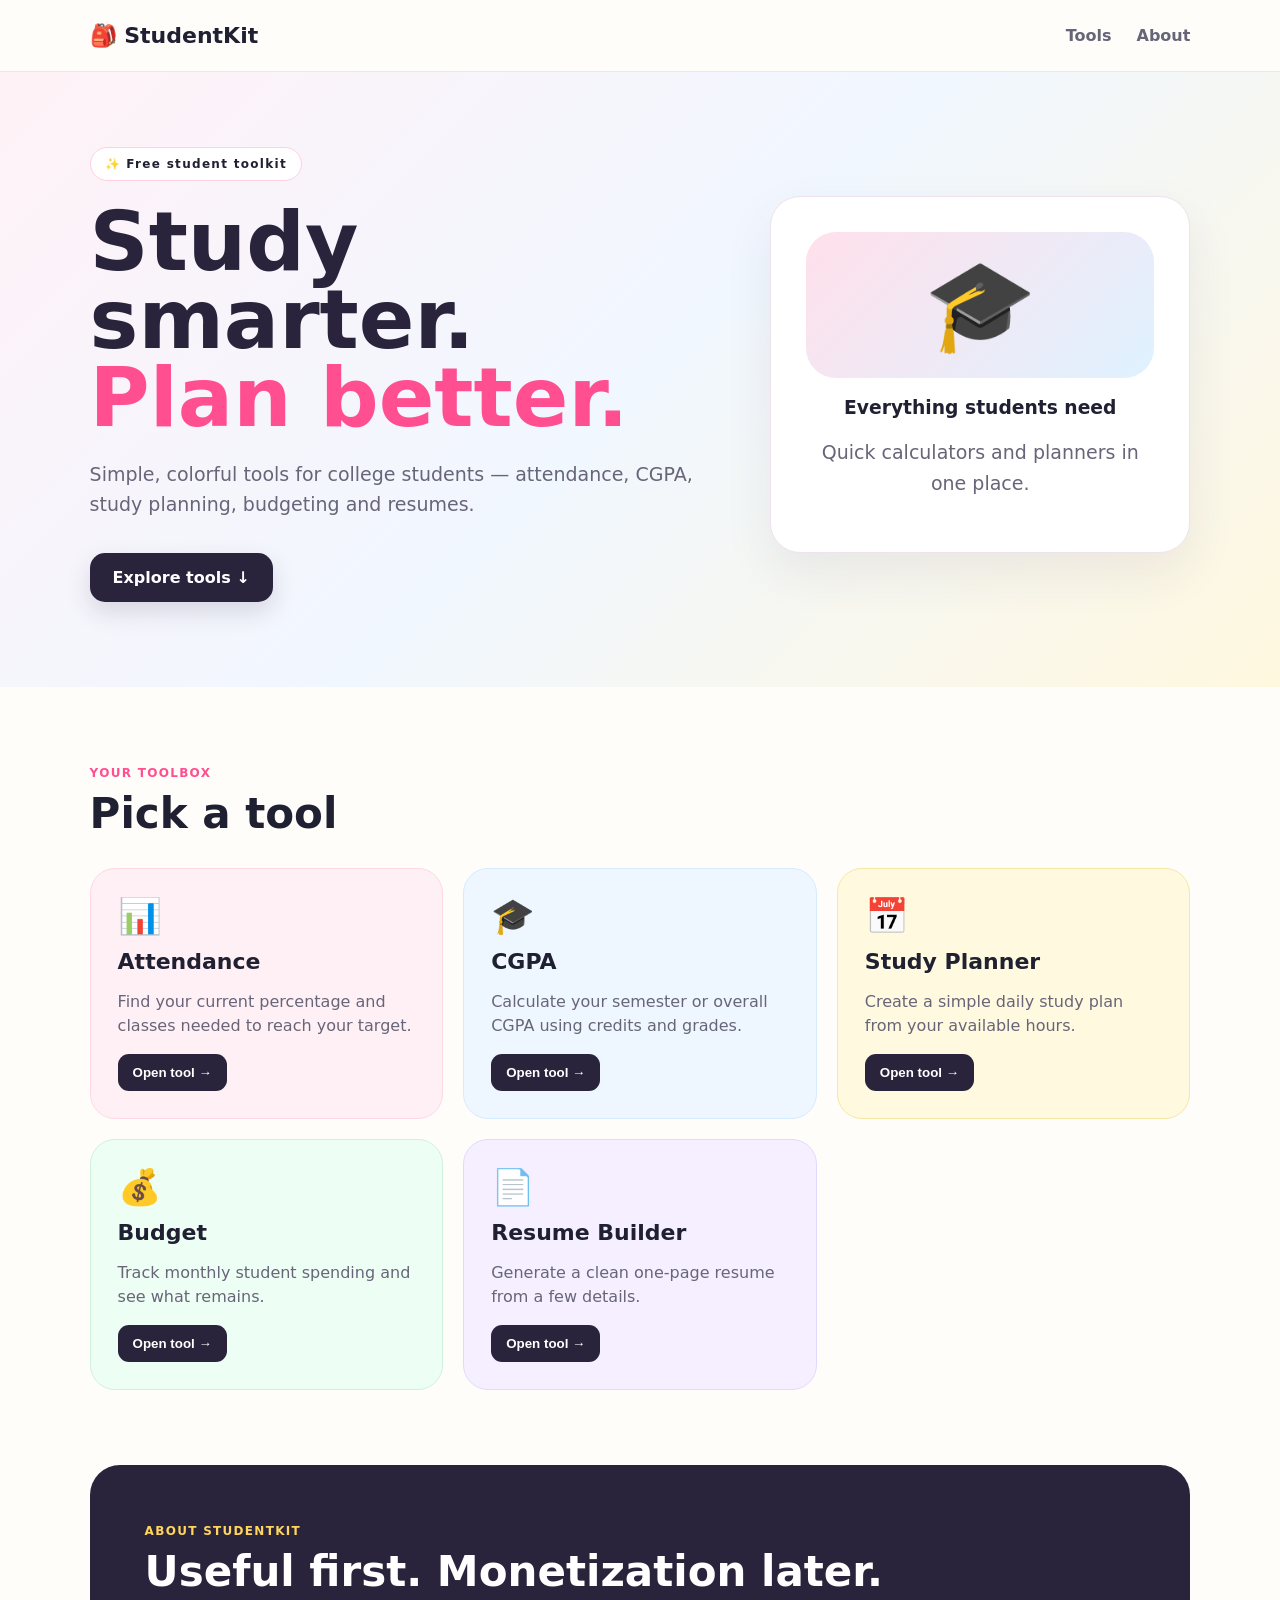
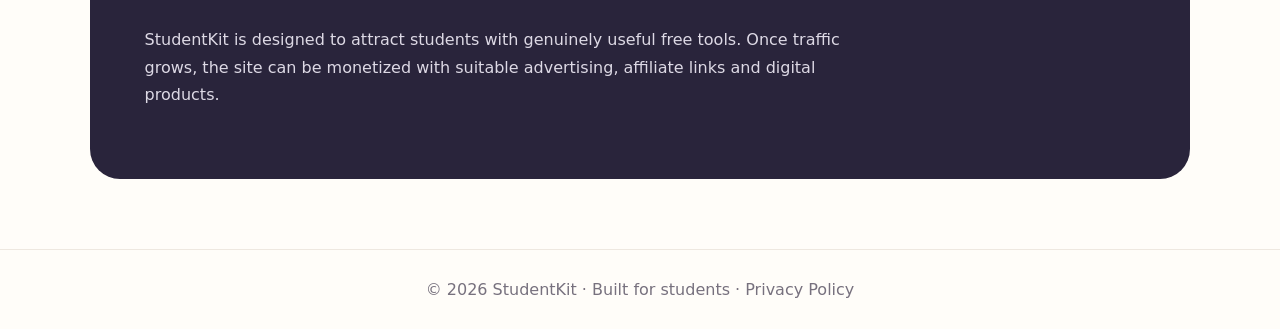
<file: index.html>
<!doctype html>
<html lang="en">
<head>
<meta charset="utf-8">
<meta name="google-adsense-account" content="ca-pub-121696814132484">
<meta name="viewport" content="width=device-width,initial-scale=1">
<meta name="description" content="StudentKit - free student tools for attendance, CGPA, budgeting, planning and resumes.">
<title>StudentKit — Smart Tools for Students</title>
<link rel="stylesheet" href="style.css">
<script async src="https://pagead2.googlesyndication.com/pagead/js/adsbygoogle.js?client=ca-pub-121696814132484" crossorigin="anonymous"></script>
</head>
<body>
<header class="nav">
  <a class="brand" href="#home">🎒 StudentKit</a>
  <nav><a href="#tools">Tools</a><a href="#about">About</a></nav>
</header>
<main>
<section class="hero" id="home">
  <div>
    <span class="pill">✨ Free student toolkit</span>
    <h1>Study smarter.<br><span>Plan better.</span></h1>
    <p>Simple, colorful tools for college students — attendance, CGPA, study planning, budgeting and resumes.</p>
    <a class="btn" href="#tools">Explore tools ↓</a>
  </div>
  <div class="hero-card">
    <div class="orb">🎓</div>
    <h3>Everything students need</h3>
    <p>Quick calculators and planners in one place.</p>
  </div>
</section>
<section id="tools" class="section">
  <div class="section-head"><div><span class="eyebrow">YOUR TOOLBOX</span><h2>Pick a tool</h2></div></div>
  <div class="grid">
    <article class="card pink"><div class="icon">📊</div><h3>Attendance</h3><p>Find your current percentage and classes needed to reach your target.</p><button onclick="openTool('attendance')">Open tool →</button></article>
    <article class="card blue"><div class="icon">🎓</div><h3>CGPA</h3><p>Calculate your semester or overall CGPA using credits and grades.</p><button onclick="openTool('cgpa')">Open tool →</button></article>
    <article class="card yellow"><div class="icon">📅</div><h3>Study Planner</h3><p>Create a simple daily study plan from your available hours.</p><button onclick="openTool('planner')">Open tool →</button></article>
    <article class="card green"><div class="icon">💰</div><h3>Budget</h3><p>Track monthly student spending and see what remains.</p><button onclick="openTool('budget')">Open tool →</button></article>
    <article class="card purple"><div class="icon">📄</div><h3>Resume Builder</h3><p>Generate a clean one-page resume from a few details.</p><button onclick="openTool('resume')">Open tool →</button></article>
  </div>
</section>
<section id="about" class="about">
  <span class="eyebrow">ABOUT STUDENTKIT</span>
  <h2>Useful first. Monetization later.</h2>
  <p>StudentKit is designed to attract students with genuinely useful free tools. Once traffic grows, the site can be monetized with suitable advertising, affiliate links and digital products.</p>
</section>
</main>
<div id="modal" class="modal hidden" onclick="closeIfBackdrop(event)">
  <div class="modal-box">
    <button class="close" onclick="closeTool()">×</button>
    <div id="toolContent"></div>
  </div>
</div>
<footer>© 2026 StudentKit · Built for students · <a href="privacy.html">Privacy Policy</a></footer>
<script src="script.js"></script>
</body>
</html>
</file>
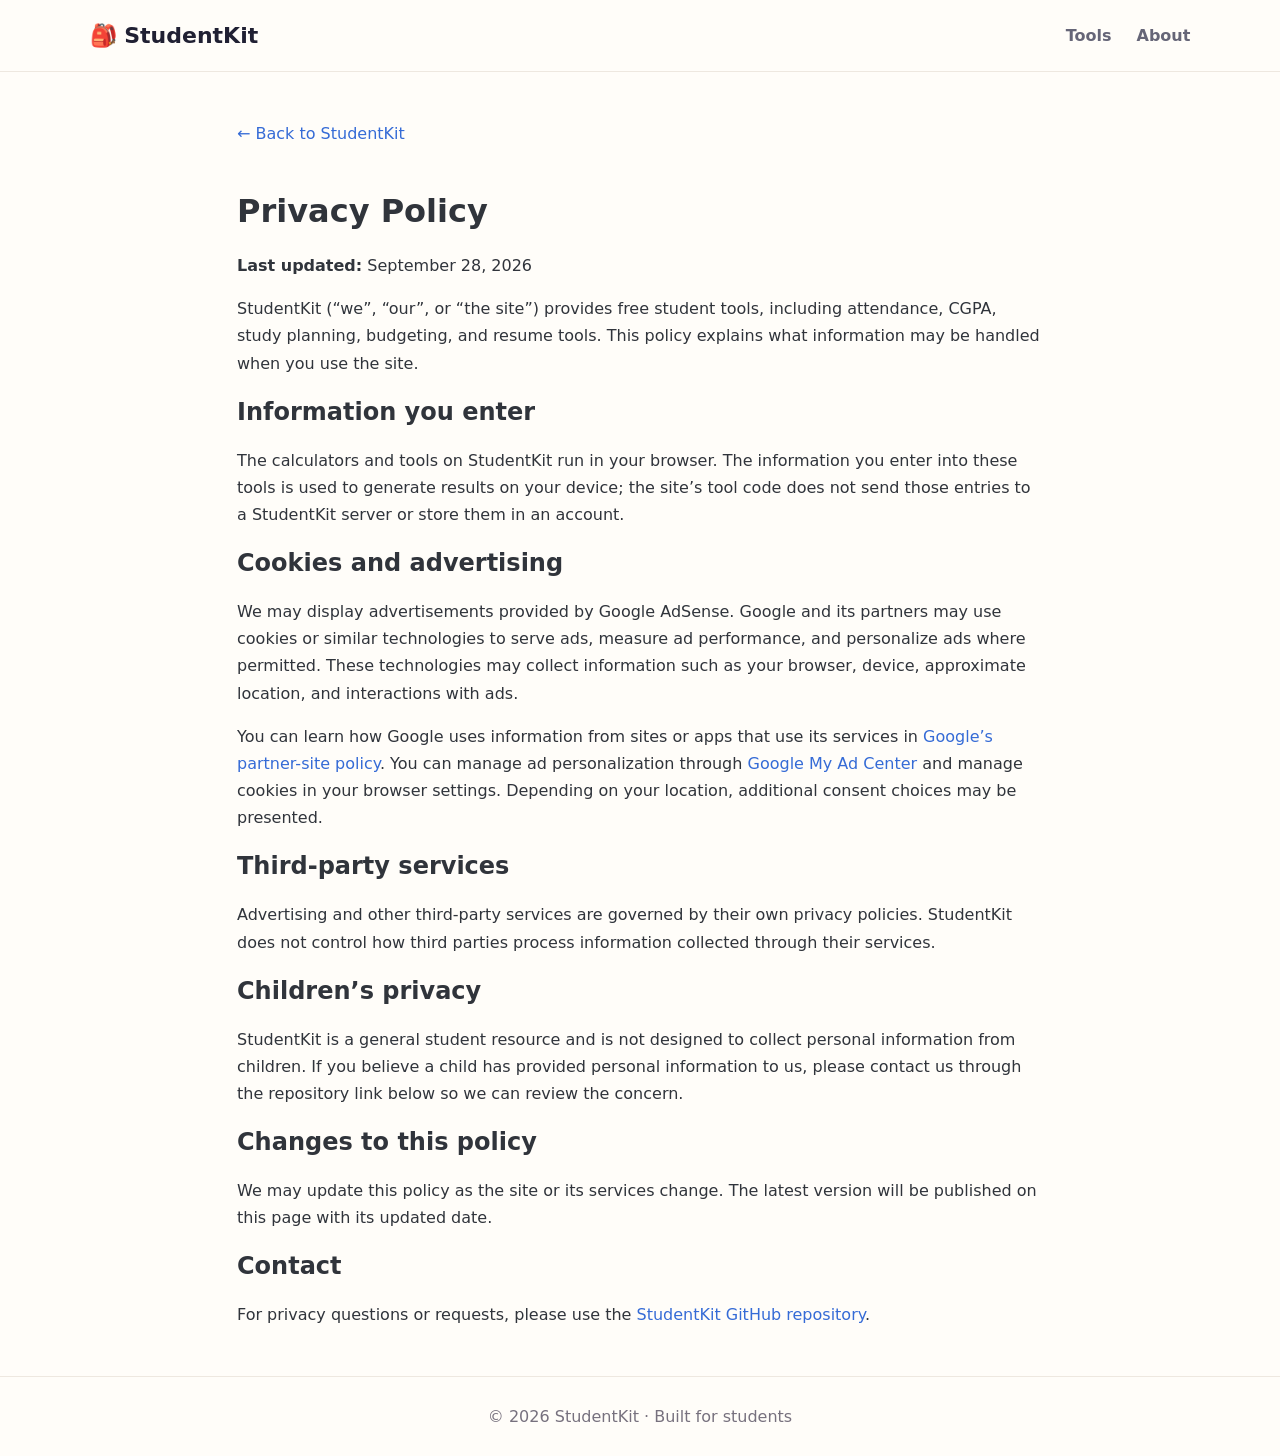
<file: privacy.html>
<!doctype html>
<html lang="en">
<head>
<meta charset="utf-8">
<meta name="viewport" content="width=device-width,initial-scale=1">
<meta name="description" content="Privacy Policy for StudentKit.">
<title>Privacy Policy — StudentKit</title>
<link rel="stylesheet" href="style.css">
<style>
.policy{max-width:850px;margin:48px auto;padding:0 22px;line-height:1.7;color:#30343b}
.policy h1,.policy h2{line-height:1.25}.policy a{color:#356bd6}
.policy .back{display:inline-block;margin-bottom:22px}
</style>
</head>
<body>
<header class="nav"><a class="brand" href="index.html">🎒 StudentKit</a><nav><a href="index.html#tools">Tools</a><a href="index.html#about">About</a></nav></header>
<main class="policy">
<a class="back" href="index.html">← Back to StudentKit</a>
<h1>Privacy Policy</h1>
<p><strong>Last updated:</strong> September 28, 2026</p>
<p>StudentKit (“we”, “our”, or “the site”) provides free student tools, including attendance, CGPA, study planning, budgeting, and resume tools. This policy explains what information may be handled when you use the site.</p>
<h2>Information you enter</h2>
<p>The calculators and tools on StudentKit run in your browser. The information you enter into these tools is used to generate results on your device; the site’s tool code does not send those entries to a StudentKit server or store them in an account.</p>
<h2>Cookies and advertising</h2>
<p>We may display advertisements provided by Google AdSense. Google and its partners may use cookies or similar technologies to serve ads, measure ad performance, and personalize ads where permitted. These technologies may collect information such as your browser, device, approximate location, and interactions with ads.</p>
<p>You can learn how Google uses information from sites or apps that use its services in <a href="https://policies.google.com/technologies/partner-sites" rel="noopener noreferrer">Google’s partner-site policy</a>. You can manage ad personalization through <a href="https://myadcenter.google.com/" rel="noopener noreferrer">Google My Ad Center</a> and manage cookies in your browser settings. Depending on your location, additional consent choices may be presented.</p>
<h2>Third-party services</h2>
<p>Advertising and other third-party services are governed by their own privacy policies. StudentKit does not control how third parties process information collected through their services.</p>
<h2>Children’s privacy</h2>
<p>StudentKit is a general student resource and is not designed to collect personal information from children. If you believe a child has provided personal information to us, please contact us through the repository link below so we can review the concern.</p>
<h2>Changes to this policy</h2>
<p>We may update this policy as the site or its services change. The latest version will be published on this page with its updated date.</p>
<h2>Contact</h2>
<p>For privacy questions or requests, please use the <a href="https://github.com/rockrokesh3-hue/studentkit/issues">StudentKit GitHub repository</a>.</p>
</main>
<footer>© 2026 StudentKit · Built for students</footer>
</body>
</html>
</file>
<file: style.css>
*{box-sizing:border-box}html{scroll-behavior:smooth}body{margin:0;font-family:Inter,system-ui,-apple-system,Segoe UI,sans-serif;color:#202033;background:#fffdf9}a{text-decoration:none;color:inherit}.nav{height:72px;display:flex;align-items:center;justify-content:space-between;padding:0 7%;position:sticky;top:0;background:rgba(255,253,249,.9);backdrop-filter:blur(12px);z-index:5;border-bottom:1px solid #eee8e0}.brand{font-weight:900;font-size:22px}.nav nav{display:flex;gap:25px;font-weight:700;color:#656577}.hero{padding:75px 7% 85px;display:grid;grid-template-columns:1.2fr .8fr;gap:50px;align-items:center;background:linear-gradient(135deg,#fff2f7,#f1f7ff 50%,#fff8df)}.pill,.eyebrow{font-size:12px;font-weight:900;letter-spacing:1.3px}.pill{background:#fff;border:1px solid #ffd0df;border-radius:30px;padding:9px 14px;display:inline-block}.hero h1{font-size:clamp(48px,7vw,82px);line-height:.95;margin:22px 0;color:#29243b}.hero h1 span{color:#ff4f91}.hero p{font-size:19px;line-height:1.6;color:#686579;max-width:650px}.btn{display:inline-block;margin-top:15px;background:#29243b;color:#fff;padding:15px 23px;border-radius:15px;font-weight:800;box-shadow:0 10px 25px #29243b25;border:0;cursor:pointer}.hero-card{background:#fff;border:1px solid #eee3ed;border-radius:30px;padding:35px;box-shadow:0 20px 50px #392a4a14;text-align:center}.orb{font-size:90px;background:linear-gradient(135deg,#ffe0eb,#dff2ff);border-radius:30px;padding:20px}.section{padding:75px 7%}.eyebrow{color:#ff4f91}.section h2,.about h2{font-size:42px;margin:8px 0 30px}.grid{display:grid;grid-template-columns:repeat(3,1fr);gap:20px}.card{padding:27px;border-radius:25px;min-height:220px;border:1px solid transparent}.pink{background:#fff0f5;border-color:#ffd7e5}.blue{background:#eef7ff;border-color:#d7ebff}.yellow{background:#fff9df;border-color:#f5e7a6}.green{background:#edfff4;border-color:#cff2db}.purple{background:#f5efff;border-color:#e5d8ff}.icon{font-size:35px}.card h3{font-size:22px;margin:12px 0 7px}.card p{color:#686579;line-height:1.5}.card button{border:0;background:#29243b;color:white;padding:11px 15px;border-radius:11px;font-weight:800;cursor:pointer}.about{margin:0 7% 70px;padding:55px;border-radius:30px;background:#29243b;color:white}.about p{max-width:750px;line-height:1.7;color:#ddd9e5}.about .eyebrow{color:#ffd55c}.modal{position:fixed;inset:0;background:#171322aa;display:grid;place-items:center;padding:18px;z-index:20}.hidden{display:none}.modal-box{background:#fffdf9;border-radius:25px;padding:30px;max-width:650px;width:100%;max-height:90vh;overflow:auto;position:relative}.close{position:absolute;right:18px;top:14px;border:0;background:#eee8e0;border-radius:50%;width:34px;height:34px;font-size:23px;cursor:pointer}.form-grid{display:grid;grid-template-columns:1fr 1fr;gap:12px}.field{display:flex;flex-direction:column;gap:6px}.field label{font-weight:800;font-size:13px}.field input,.field textarea{padding:12px;border:1px solid #ddd6df;border-radius:10px;font:inherit}.tool-title{font-size:30px;margin:0 0 8px}.result{margin-top:18px;padding:16px;border-radius:14px;background:#f3efff;font-weight:800}.full{grid-column:1/-1}footer{text-align:center;padding:30px;color:#77717e;border-top:1px solid #eee8e0}@media(max-width:800px){.hero{grid-template-columns:1fr;padding-top:50px}.grid{grid-template-columns:1fr}.hero-card{display:none}.form-grid{grid-template-columns:1fr}.full{grid-column:auto}.section h2,.about h2{font-size:34px}.nav{padding:0 5%}.hero,.section{padding-left:5%;padding-right:5%}.about{margin-left:5%;margin-right:5%}}
</file>
